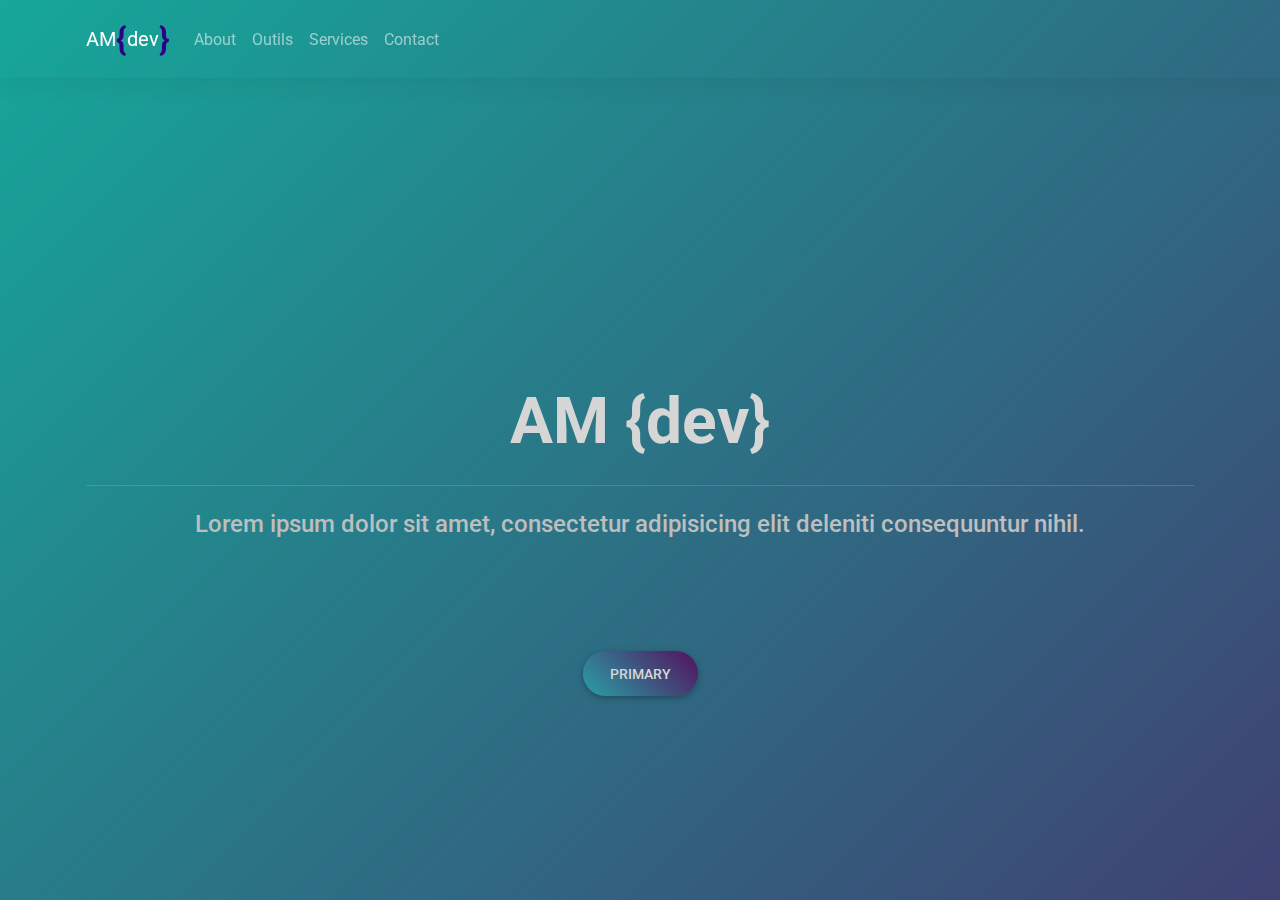
<file: am_front_static/old/am_original_static/index.html>
<!DOCTYPE html>
<html lang="en">
  <head>
    <meta charset="UTF-8" />
    <meta name="viewport" content="width=device-width, initial-scale=1, shrink-to-fit=no" />
    <meta http-equiv="x-ua-compatible" content="ie=edge" />
    <title>Material Design for Bootstrap</title>
    <!-- MDB icon -->
    <link rel="icon" href="img/mdb-favicon.ico" type="image/x-icon" />
    <!-- Font Awesome -->
    <link rel="stylesheet" href="https://use.fontawesome.com/releases/v5.11.2/css/all.css" />
    <!-- Google Fonts Roboto -->
    <link
      rel="stylesheet"
      href="https://fonts.googleapis.com/css2?family=Roboto:wght@300;400;500;700&display=swap"
    />
    <!-- MDB -->
    <link rel="stylesheet" href="css/mdb.min.css" />

    <!-- CUSTOM STYLESHEETS -->
    <link rel="stylesheet" href="css/custom_mdb.css" />
  </head>

  <body>

    <!-- Main navigation -->
    <header>
      <!-- Navbar -->
      <nav class="navbar navbar-expand-lg navbar-dark fixed-top scrolling-navbar background-gradient">
        <div class="container">
          <a class="navbar-brand" href="#" onclick="show_section('welcome')">AM<span class="bracket">{</span>dev<span class="bracket">}</span></a>
          
          <button class="navbar-toggler navbar-toggler-right" type="button" onclick="collapse()">
            <span class="navbar-toggler-icon"></span>   
          </button>

          <div class="collapse navbar-collapse" id="PrimaryNav">

            <ul class="navbar-nav mr-auto smooth-scroll">
              <li class="nav-item">
                <a class="nav-link" href="#about" onclick="show_section('about')">About</a>
              </li>
              <li class="nav-item">
                <a class="nav-link" href="#features" onclick="show_section('tools')">Outils</a>
              </li>
              <li class="nav-item">
                <a class="nav-link" href="#services" onclick="show_section('services')">Services</a>
              </li>
              <li class="nav-item">
                <a class="nav-link" href="#contact" onclick="show_section('contact')">Contact</a>
              </li>
            </ul>
            
          </div>
        </div>
      </nav>
      <!-- Navbar -->
    </header>
    <!-- Main navigation -->
    <!--Main Layout-->
    <main>

      <!-- Fullpage view -->
      <div class="view">
              
        <!-- Mask & flexbox options-->
        <div class="mask background-gradient align-items-center">
          <!-- Content -->
          <div class="container px-md-3 px-sm-0">
            <!--Grid row-->
            <div class="row wow fadeIn">
              <!--Grid column-->

              <div class="col col-md-12 text-center wow fadeIn main-window">
                
                <!-- Welcome section -->
                <div class="space"></div>
                <div class="central-div" id="welcome">
                  <h3 class="animated bounce infinianimatedte display-3 font-weight-bold main-element white-text ">AM {dev}</h3>
                  <hr class="divider my-4 line-white">
                  <h4 class="subtext-header mt-2 mb-4 grey-text">Lorem ipsum dolor sit amet, consectetur adipisicing elit deleniti consequuntur nihil.</h4>

                  <div class="space-low"></div>
                  <div class="row">

                    <div class="col">
                      <input type="button" 
                              class="btn purple-gradient btn-lg btn-rounded rgba-gradient white-text" 
                              onclick="show_section('about')"
                              value="Primary" ></button>
                    </div>
                  </div>
                </div>
                <!-- /Welcome section -->

                <!-- About section -->
                <div class="central-div" style="display: none; visibility: hidden;" id="about">
                  <div class="jumbotron jumbotron-fluid">
                    <div class="container">
                      <h2 class="display-4">Fluid jumbotron</h2>
                      <p class="lead">Lorem ipsum dolor sit amet</p>
                    </div>
                  </div>
                </div>
                <!-- /About section -->

                <!-- Tools section -->
                <div class="central-div" style="display: none; visibility: hidden;" id="tools">
                  <h3 class="white-text">niquel</h3>
                </div>
                <!-- /Tools section -->

                <!-- Tools section -->
                <div class="central-div" style="display: none; visibility: hidden;" id="services">
                  <h3 class="white-text">niquel</h3>
                </div>
                <!-- /Tools section -->

                <!-- Tools section -->
                <div class="central-div" style="display: none; visibility: hidden;" id="contact">
                  <h3 class="white-text">niquel</h3>
                </div>
                <!-- /Tools section -->
                
              </div>

              <!--Grid column-->
            </div>
            <!--Grid row-->
          </div>
          <!-- Content -->
        </div>
        <!-- Mask & flexbox options-->
      </div>
      <!-- Fullpage view -->

    </main>
    <!--Main Layout-->


    <!-- Script section -->

    <script src="js/am_custom.js"></script>

  </body>
</html>
</file>
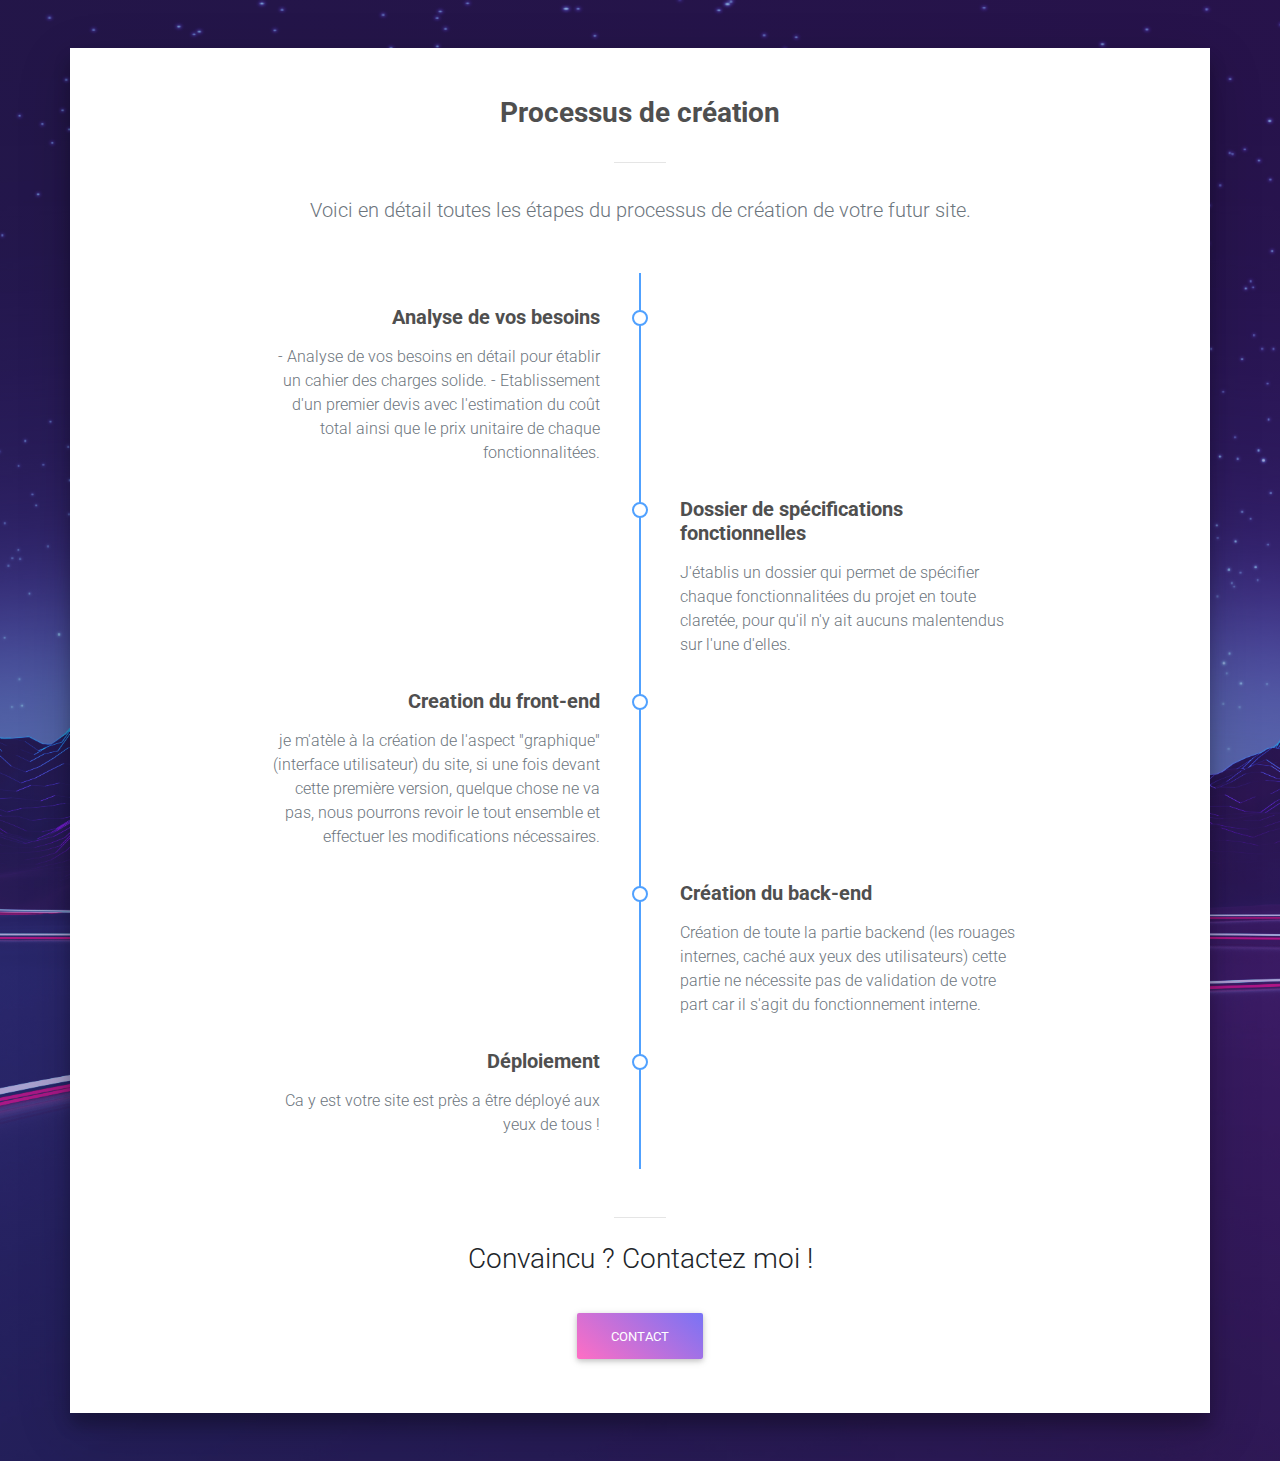
<file: am_front_static/new_model/form_client.html>
<!DOCTYPE html>
<html lang="en">
    <head>
        <meta charset="UTF-8">
        <meta name="viewport" content="width=device-width, initial-scale=1, shrink-to-fit=no">
        <meta http-equiv="x-ua-compatible" content="ie=edge">
        <title>Sleepless | Contacter</title>
        <!-- MDB icon -->
        <link rel="icon" href="img/sleepless_icon.png" type="image/x-icon">
        <!-- Font Awesome -->
        <link rel="stylesheet" href="https://use.fontawesome.com/releases/v5.11.2/css/all.css">
        <!-- Google Fonts Roboto -->
        <link rel="stylesheet" href="https://fonts.googleapis.com/css?family=Roboto:300,400,500,700&display=swap">
        <!-- Bootstrap core CSS -->
        <link rel="stylesheet" href="css/bootstrap.min.css">
        <!-- Material Design Bootstrap -->
        <link rel="stylesheet" href="css/mdb.min.css">
        <!-- Your custom styles (optional) -->
        <link rel="stylesheet" href="css/style.css">
      </head>
<body>

<header>

    <div class="intro-2" id="welcome">
                
        <div class="mask smooth-mask flex-center">



            <div class="container z-depth-3 my-5 py-5 px-4 px-lg-0" style="background-color: white;">

                <!-- Section -->
                <section class="pr-timeline">
                
                <h3 class="font-weight-bold text-center dark-grey-text pb-2">Processus de création</h3>
                <hr class="w-header my-4">
                <p class="lead text-center text-muted pt-2 mb-5">Voici en détail toutes les étapes du processus de création de votre futur site.</p>
                
                <div class="row">
                    <div class="col-lg-8 mx-auto">
            
                    <ol class="timeline">
                        <li class="timeline-element">
                            <h5 class="font-weight-bold dark-grey-text mb-3">Analyse de vos besoins</h5>
                            <p class="text-muted">
                                - Analyse de vos besoins en détail pour établir un cahier des charges solide.
                                - Etablissement d'un premier devis avec l'estimation du coût total ainsi que le prix unitaire de chaque fonctionnalitées.
                            </p>
                        </li>
            
                        <li class="timeline-element">
                            <h5 class="font-weight-bold dark-grey-text mb-3">Dossier de spécifications fonctionnelles</h5>
                            <p class="text-muted">
                                J'établis un dossier qui permet de spécifier chaque fonctionnalitées du projet en toute claretée, pour qu'il n'y ait aucuns 
                                malentendus sur l'une d'elles.
                            </p>
                        </li>
            
                        <li class="timeline-element">
                            <h5 class="font-weight-bold dark-grey-text mb-3">Creation du front-end</h5>
                            <p class="text-muted">
                                je m'atèle à la création de l'aspect "graphique" (interface utilisateur) du site, si une fois devant cette première version, quelque chose ne va pas,
                                nous pourrons revoir le tout ensemble et effectuer les modifications nécessaires.
                            </p>
                        </li>

                        <li class="timeline-element">
                            <h5 class="font-weight-bold dark-grey-text mb-3">Création du back-end</h5>
                            <p class="text-muted">
                                Création de toute la partie backend (les rouages internes, caché aux yeux des utilisateurs) cette partie ne nécessite pas de
                                validation de votre part car il s'agit du fonctionnement interne.
                            </p>
                        </li>
            
                        <li class="timeline-element">
                            <h5 class="font-weight-bold dark-grey-text mb-3">Déploiement</h5>
                            <p class="text-muted">
                                Ca y est votre site est près a être déployé aux yeux de tous !
                            </p>
                        </li>
                    </ol>
            
                    </div>
                </div>
                
                </section>
                <!-- Section -->

                <br>
                <hr class="w-header my-4">
                <div class="row flex-center">
                    <h3>Convaincu ? Contactez moi !</h3>
                </div>
                <br>

                <div class="row flex-center">
                    <!-- Material form register -->
                    <button id="modalactivate" type="button" class="btn purple-gradient" data-toggle="modal" data-target="#modaltest">
                        Contact
                    </button>
                </div>
                
            </div>

        </div>
    </div>

</header>

    <div class="modal fade" id="modaltest" tabindex="-1" role="dialog" aria-labelledby="exemplemodal" aria-hidden="true">
        <div class="modal-dialog" role="document">
            <div class="modal-content">
                
                <div class="card">
                
                    <!--Card content-->
                    <div class="card-body px-lg-5 pt-0">
                
                        <!-- Form -->
                        <form class="text-center" style="color: #757575;" action="#!">
                
                            <div class="form-row">
                                <div class="col">
                                    <!-- Last name -->
                                    <div class="md-form">
                                        <input type="email" id="client_lastname" class="form-control" required>
                                        <label for="client_lastname">Nom</label>
                                    </div>
                                </div>
                                <div class="col">
                                    <!-- First name -->
                                    <div class="md-form">
                                        <input type="text" id="client_name" class="form-control" required>
                                        <label for="client_name">Prénom</label>
                                    </div>
                                </div>
                            </div>
                
                            <!-- E-mail -->
                            <div class="md-form mt-0">
                                <input type="email" id="client_email" class="form-control" required>
                                <label for="client_email">E-mail</label>
                            </div>
                
                            <!-- Phone number -->
                            <div class="md-form">
                                <input type="tel" id="clint_phone" class="form-control" required>
                                <label for="clint_phone">Numéro Téléphone</label>
                            </div>

                            <div class="md-form">
                                <textarea id="client_desc" class="form-control mb-4" placeholder="  Courte description de votre projet.(Optionnel)"></textarea> 
                            </div>
                
                            <!-- Sign up button -->
                            <button class="btn btn-outline-info btn-rounded btn-block my-4 waves-effect z-depth-2" type="submit">Envoyer</button>
                
                            
                
                            <!-- Terms of service -->
                            <p>En cliquant sur 
                                <em> Envoyer </em> Vous acceptez les
                                <a href="" target="_blank">CGU</a>.
                
                        </form>
                        <!-- Form -->
                
                    </div>
                
                </div>
                <!-- Material form register -->
            </div>
        </div>
    </div>

  <!-- jQuery -->
  <script type="text/javascript" src="js/jquery.min.js"></script>
  <!-- Bootstrap tooltips -->
  <script type="text/javascript" src="js/popper.min.js"></script>
  <!-- Bootstrap core JavaScript -->
  <script type="text/javascript" src="js/bootstrap.min.js"></script>
  <!-- MDB core JavaScript -->
  <script type="text/javascript" src="js/mdb.min.js"></script>
  <!-- Your custom scripts (optional) -->
  <script type="text/javascript">
    $(document).ready(function() {
      new WOW().init();
    });
  </script>

  <script type="text/javascript" src="js/am_custom.js"></script>

</body>
</html>
</file>
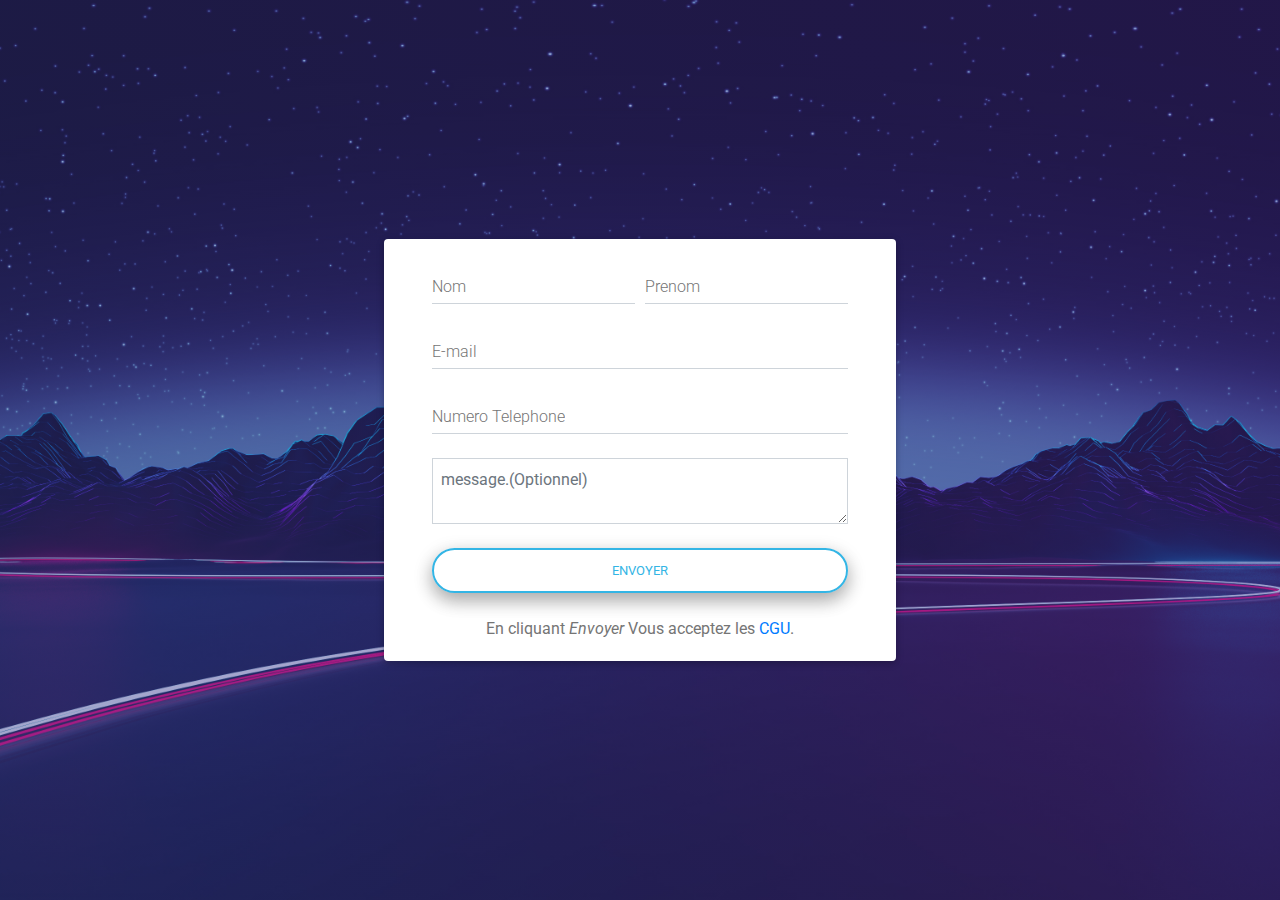
<file: am_front_static/new_model/form_hiring.html>
<!DOCTYPE html>
<html lang="en">
  <head>
    <meta charset="UTF-8">
    <meta name="viewport" content="width=device-width, initial-scale=1, shrink-to-fit=no">
    <meta http-equiv="x-ua-compatible" content="ie=edge">
    <title>Sleepless | Embaucher</title>
    <!-- MDB icon -->
    <link rel="icon" href="img/sleepless_icon.png" type="image/x-icon">
    <!-- Font Awesome -->
    <link rel="stylesheet" href="https://use.fontawesome.com/releases/v5.11.2/css/all.css">
    <!-- Google Fonts Roboto -->
    <link rel="stylesheet" href="https://fonts.googleapis.com/css?family=Roboto:300,400,500,700&display=swap">
    <!-- Bootstrap core CSS -->
    <link rel="stylesheet" href="css/bootstrap.min.css">
    <!-- Material Design Bootstrap -->
    <link rel="stylesheet" href="css/mdb.min.css">
    <!-- Your custom styles (optional) -->
    <link rel="stylesheet" href="css/style.css">
  </head>
<body>

  <header>

    <div class="view jarallax" id="welcome" data-jarallax='{"speed": 0.2}'
        style="background-image: url(img/highway-animated-wallpaper-4k-3840x2160.jpg);
                background-repeat: no-repeat;
                background-size: cover;
                background-position: center center;">
                
        <div class="mask smooth-mask flex-center">

            <!-- Material form register -->
<div class="card">
 
 
    <!--Card content-->
    <div class="card-body px-lg-5 pt-0">
 
       <!-- Form -->
       <form class="text-center" id="form_hiring" style="color: #757575;">
                    
        <div class="form-row">
            <div class="col">
                <!-- Last name -->
                <div class="md-form">
                    <input type="text" id="last_name" class="form-control">
                    <label >Nom</label>
                </div>
            </div>
            <div class="col">
                <!-- First name -->
                <div class="md-form">
                    <input type="text" id="first_name" class="form-control">
                    <label >Prenom</label>
                </div>
            </div>
        </div>

        <!-- E-mail -->
        <div class="md-form mt-0">
            <input type="email" id="email" class="form-control">
            <label >E-mail</label>
        </div>

        <!-- Phone number -->
        <div class="md-form">
            <input type="tel" id="phone" class="form-control">
            <label>Numero Telephone</label>
        </div>

        <div class="md-form">
            <textarea id="message" class="form-control mb-4" placeholder="  message.(Optionnel)"></textarea> 
        </div>

        <!-- Sign up button -->
        <button class="btn btn-outline-info btn-rounded btn-block my-4 waves-effect z-depth-2" onclick="debug_form('form_hiring')">Envoyer</button>

        <!-- Terms of service -->
        <p>En cliquant
            <em>Envoyer </em> Vous acceptez les
            <a href="" target="_blank">CGU</a>.
        </p>

    </form>
    <!-- Form -->
 
    </div>
 
</div>
<!-- Material form register -->

        </div>
    </div>

  </header>

  <!-- Your custom scripts (optional) -->
  <script type="text/javascript">
    $(document).ready(function() {
      new WOW().init();
    });
  </script>

  <script type="text/javascript" src="js/am_custom.js"></script>

</body>
</html>
</file>
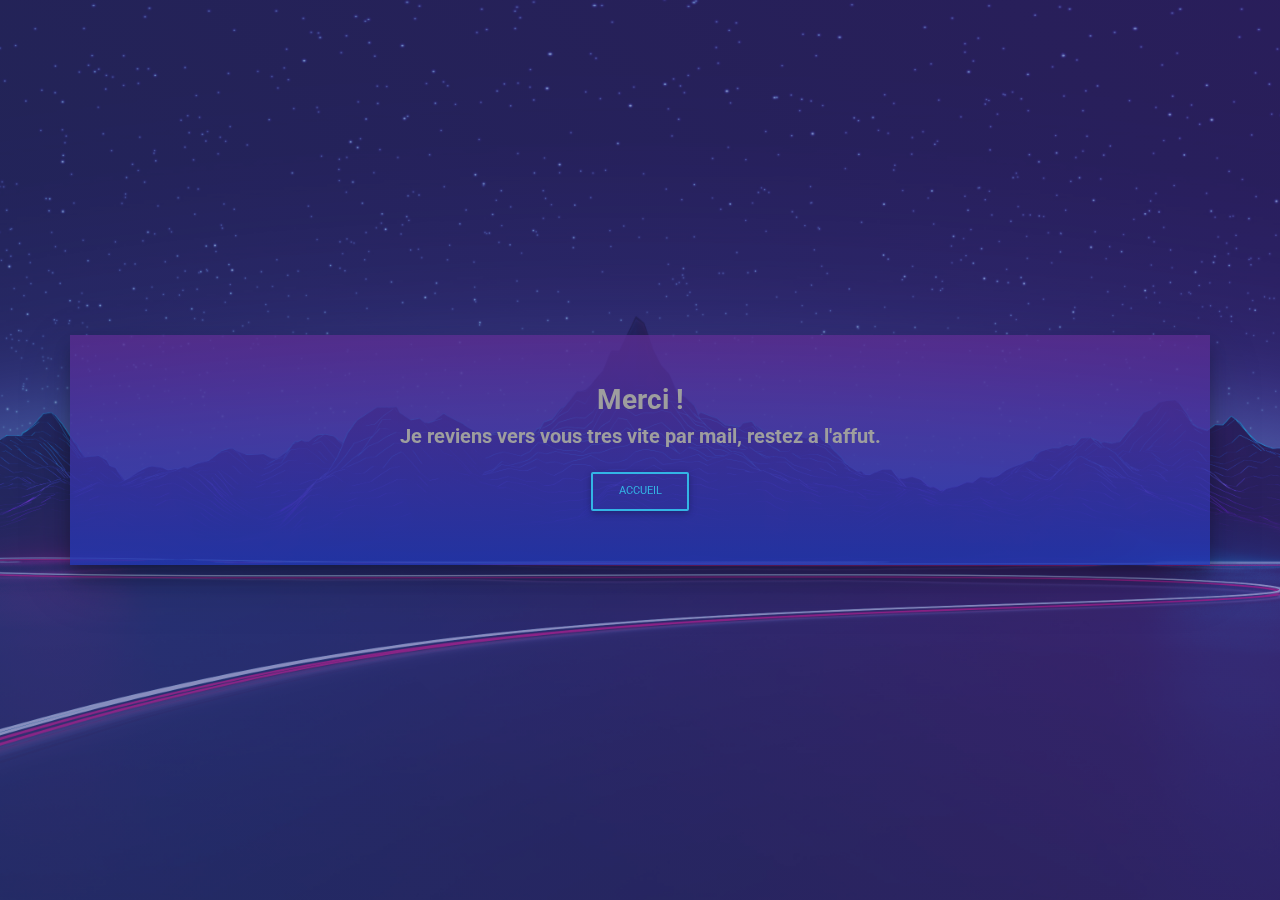
<file: am_front_static/new_model/thanks.html>
<!DOCTYPE html>
<html lang="en">
<head>
  <meta charset="UTF-8">
  <meta name="viewport" content="width=device-width, initial-scale=1, shrink-to-fit=no">
  <meta http-equiv="x-ua-compatible" content="ie=edge">

  <title>Sleepless | Merci !</title>
  <!-- Sleepless icon -->
  <link rel="icon" href="img/sleepless_icon.png" type="image/x-icon">

  <!-- Font Awesome -->
  <link rel="stylesheet" href="https://use.fontawesome.com/releases/v5.11.2/css/all.css">
  <!-- Google Fonts Roboto -->
  <link rel="stylesheet" href="https://fonts.googleapis.com/css?family=Roboto:300,400,500,700&display=swap">
  <!-- Bootstrap core CSS -->
  <link rel="stylesheet" href="css/bootstrap.min.css">
  <!-- Material Design Bootstrap -->
  <link rel="stylesheet" href="css/mdb.min.css">
  <!-- Your custom styles (optional) -->
  <link rel="stylesheet" href="css/style.css">
</head>
<body>

  <header>

    <div class="view jarallax" id="welcome" data-jarallax='{"speed": 0.2}'
        style="background-image: url(img/highway-animated-wallpaper-4k-3840x2160.jpg);
                background-repeat: no-repeat;
                background-size: cover;
                background-position: center center;">
                
        <div class="mask speed-mask flex-center">
          
         <div class="container my-2 py-5 lonely-mountain-gradient z-depth-3">
           <section class="text-center px-md-5 mx-md-5 grey-text">

            <h3 class="font-weight-bold">Merci !</h4>
            <h5 class="h5 font-weight-bold">Je reviens vers vous tres vite par mail, restez a l'affut.</h5>

            <a class="btn btn-outline-info btn-md mt-3 waves-effect" href="#" role="button">Accueil</a>

           </section>
         </div>

        </div>
    </div>

</header>

<!-- jQuery -->
<script type="text/javascript" src="js/jquery.min.js"></script>
<!-- Bootstrap tooltips -->
<script type="text/javascript" src="js/popper.min.js"></script>
<!-- Bootstrap core JavaScript -->
<script type="text/javascript" src="js/bootstrap.min.js"></script>
<!-- MDB core JavaScript -->
<script type="text/javascript" src="js/mdb.min.js"></script>
<!-- Your custom scripts (optional) -->
<script type="text/javascript">
  $(document).ready(function() {
    new WOW().init();
  });
</script>

<script type="text/javascript" src="js/am_custom.js"></script>

</body>
</html>
</file>
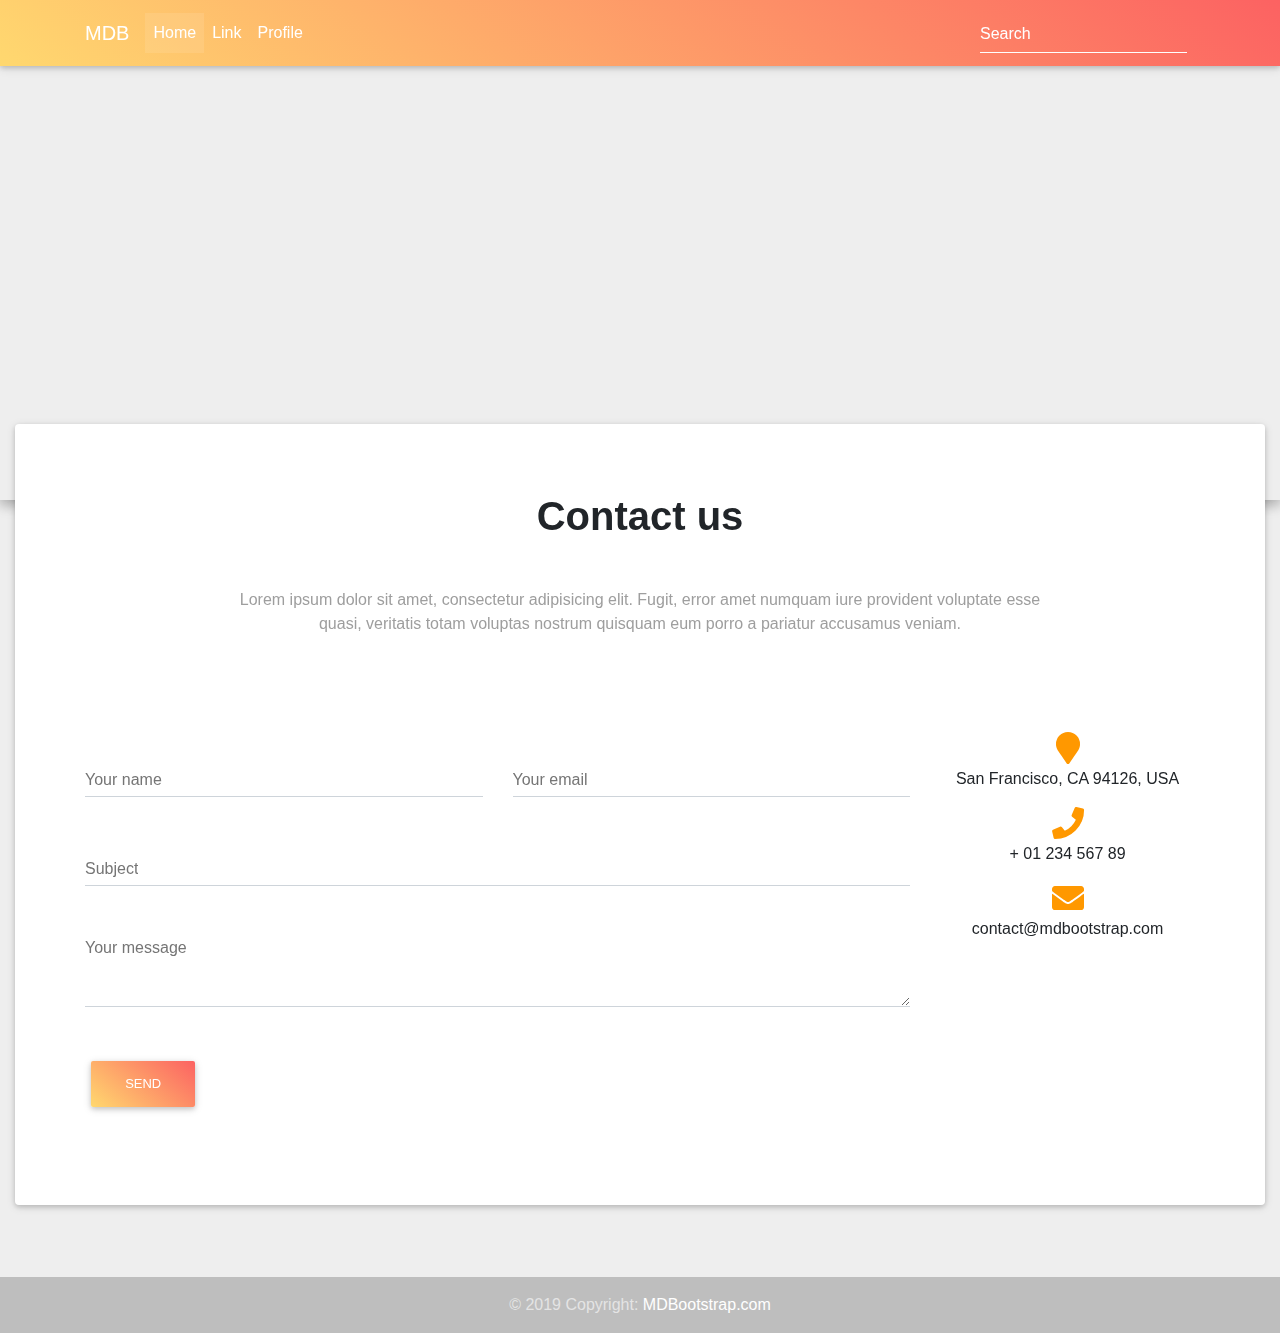
<file: am_front_static/new_model/templates/contact-us.html>
<!DOCTYPE html>
<html lang="en" class="">

<head>
  <!-- Required meta tags always come first -->
  <meta charset="utf-8">
  <meta name="viewport" content="width=device-width, initial-scale=1, shrink-to-fit=no">
  <meta http-equiv="x-ua-compatible" content="ie=edge">
  <title>Material Design Bootstrap Template</title>

  <!-- Font Awesome -->
  <link rel="stylesheet" href="https://use.fontawesome.com/releases/v5.11.2/css/all.css">
  <!-- Bootstrap core CSS -->
  <link href="../css/bootstrap.min.css" rel="stylesheet">
  <!-- Material Design Bootstrap -->
  <link href="../css/mdb.min.css" rel="stylesheet">

  <style>

    .btn .fas, .btn .fab, .btn .far {
      margin-left: 3px;
    }

    h6 {
      line-height: 1.7;
    }

    footer.page-footer {
      margin-top: 0px;
      padding-top: 0px;
    }

    body {
      background-color: #eee;
    }

    .btn.peach-gradient {
      color: #fff !important;
    }

    .map-container-section {
      overflow:hidden;
      /* padding-bottom:56.25%; */
      position:relative;
      height:0;
    }
  .map-container-section iframe {
      left:0;
      top:0;
      height:100%;
      width:100%;
      position:absolute;
    }

  </style>

</head>

<body>

  <!--Main Navigation-->
  <header>

    <!--Navbar-->
    <nav class="navbar navbar-expand-lg navbar-dark fixed-top scrolling-navbar peach-gradient">
      <div class="container">
        <a class="navbar-brand" href="#">
          <strong>MDB</strong>
        </a>
        <button class="navbar-toggler" type="button" data-toggle="collapse" data-target="#navbarSupportedContent-7"
          aria-controls="navbarSupportedContent-7" aria-expanded="false" aria-label="Toggle navigation">
          <span class="navbar-toggler-icon"></span>
        </button>
        <div class="collapse navbar-collapse" id="navbarSupportedContent-7">
          <ul class="navbar-nav mr-auto">
            <li class="nav-item active">
              <a class="nav-link" href="#">Home
                <span class="sr-only">(current)</span>
              </a>
            </li>
            <li class="nav-item">
              <a class="nav-link" href="#">Link</a>
            </li>
            <li class="nav-item">
              <a class="nav-link" href="#">Profile</a>
            </li>
          </ul>
          <form class="form-inline">
            <div class="md-form my-0">
              <input class="form-control mr-sm-2" type="text" placeholder="Search" aria-label="Search">
            </div>
          </form>
        </div>
      </div>
    </nav>

    <section>
      <div id="map-container-demo-section" class="z-depth-1-half map-container-section mb-4" style="height: 500px">
        <iframe src="https://maps.google.com/maps?q=Manhatan&t=&z=15&ie=UTF8&iwloc=&output=embed" frameborder="0" style="border:0"></iframe>
      </div>
    </section>

  </header>
  <!--Main Navigation-->

  <!--Main Layout-->
  <main>

    <div class="container-fluid mb-5">

      <!--Grid row-->
      <div class="row" style="margin-top: -100px;">

        <!--Grid column-->
        <div class="col-md-12">

          <div class="card pb-5">
            <div class="card-body">

              <div class="container">

                <!--Section: Contact v.2-->
                <section class="section">

                  <!--Section heading-->
                  <h2 class="font-weight-bold text-center h1 my-5">Contact us</h2>
                  <!--Section description-->
                  <p class="text-center grey-text mb-5 mx-auto w-responsive">Lorem ipsum dolor sit amet, consectetur
                    adipisicing elit. Fugit, error amet numquam iure provident voluptate
                    esse quasi, veritatis totam voluptas nostrum quisquam eum porro a pariatur accusamus veniam.</p>

                  <div class="row pt-5">

                    <!--Grid column-->
                    <div class="col-md-8 col-xl-9">
                      <form>

                        <!--Grid row-->
                        <div class="row">

                          <!--Grid column-->
                          <div class="col-md-6">
                            <div class="md-form">
                              <input type="text" id="contact-name" class="form-control">
                              <label for="contact-name" class="">Your name</label>
                            </div>
                          </div>
                          <!--Grid column-->

                          <!--Grid column-->
                          <div class="col-md-6">
                            <div class="md-form">
                              <input type="text" id="contact-email" class="form-control">
                              <label for="contact-email" class="">Your email</label>
                            </div>
                          </div>
                          <!--Grid column-->

                        </div>
                        <!--Grid row-->

                        <!--Grid row-->
                        <div class="row">
                          <div class="col-md-12">
                            <div class="md-form">
                              <input type="text" id="contact-Subject" class="form-control">
                              <label for="contact-Subject" class="">Subject</label>
                            </div>
                          </div>
                        </div>
                        <!--Grid row-->

                        <!--Grid row-->
                        <div class="row">

                          <!--Grid column-->
                          <div class="col-md-12">

                            <div class="md-form">
                              <textarea type="text" id="contact-message" class="md-textarea form-control" rows="3"></textarea>
                              <label for="contact-message">Your message</label>
                            </div>

                          </div>
                        </div>
                        <!--Grid row-->

                      </form>

                      <div class="text-center text-md-left my-4">
                        <a class="btn peach-gradient">Send</a>
                      </div>
                    </div>
                    <!--Grid column-->

                    <!--Grid column-->
                    <div class="col-md-4 col-xl-3">
                      <ul class="contact-icons text-center list-unstyled">
                        <li>
                          <i class="fas fa-map-marker fa-2x orange-text"></i>
                          <p>San Francisco, CA 94126, USA</p>
                        </li>

                        <li>
                          <i class="fas fa-phone fa-2x orange-text"></i>
                          <p>+ 01 234 567 89</p>
                        </li>

                        <li>
                          <i class="fas fa-envelope fa-2x orange-text"></i>
                          <p>contact@mdbootstrap.com</p>
                        </li>
                      </ul>
                    </div>
                    <!--Grid column-->

                  </div>

                </section>
                <!--Section: Contact v.2-->

              </div>
            </div>

          </div>
          <!--Grid column-->

        </div>
        <!--Grid row-->

      </div>

    </div>

  </main>
  <!--Main Layout-->

  <!--Footer-->
  <footer class="page-footer pt-4 mt-4   grey lighten-3 text-center text-md-left">

    <!--Copyright-->
    <div class="footer-copyright text-center py-3 wow fadeIn" data-wow-delay="0.3s">
      <div class="container-fluid">
        &copy; 2019 Copyright:
        <a href="https://mdbootstrap.com/docs/jquery/"> MDBootstrap.com </a>

      </div>
    </div>
    <!--/Copyright-->

  </footer>
  <!--/Footer-->

  <!--  SCRIPTS  -->
  <!-- JQuery -->
  <script type="text/javascript" src="../js/jquery.min.js"></script>
  <!-- Bootstrap tooltips -->
  <script type="text/javascript" src="../js/popper.min.js"></script>
  <!-- Bootstrap core JavaScript -->
  <script type="text/javascript" src="../js/bootstrap.min.js"></script>
  <!-- MDB core JavaScript -->
  <script type="text/javascript" src="../js/mdb.min.js"></script>
  <script>
    $(document).ready(() => {
      new WOW().init();
    });
  </script>

  
</body>

</html>
</file>
<file: am_front_static/old/am_original_static/css/custom_mdb.css>
.navbar-custom {
    color: white;
}

/* global */

html,
body,
header,
.view {
  height: 100%;
  overflow-y: visible;
}

html {
  overflow-y: hidden;
}

@media (max-width: 740px) {
  html,
  body,
  header,
  .view {
    height: 100vh;
  }
}

/* navbar */

.bracket {
  color: #2e0083;
  font-weight: bold;
  font-size: 2rem;
}

.top-nav-collapse {
  background-color: #563e91 !important;
}

.navbar:not(.top-nav-collapse) {
  background: transparent !important;
}


.rgba-gradient {
  background: -moz-linear-gradient(45deg, #28a1a5, #540f5e 100%);
  background: -webkit-linear-gradient(45deg, #28a1a5, #540f5e 100%);
  background: linear-gradient(to 45deg, #28a1a5, #540f5e 100%);
}

.background-gradient {
    background: linear-gradient(-45deg,#5c1199,#750797,#28a1a5, #540f5e,#16a79a);
    background-size: 600% 600%;
 
    -webkit-animation: background-gradient 10s ease infinite;
    -moz-animation: background-gradient 10s ease infinite;
    -o-animation: background-gradient 10s ease infinite;
    animation: background-gradient 10s ease infinite;
}
 
@-webkit-keyframes background-gradient {
    0%{background-position:70% 50%}
    50%{background-position:20% 50%}
    100%{background-position:70% 50%}
}
@-moz-keyframes background-gradient {
    0%{background-position:70% 50%}
    50%{background-position:20% 50%}
    100%{background-position:70% 50%}
}
@-o-keyframes background-gradient {
    0%{background-position:70% 50%}
    50%{background-position:20% 50%}
    100%{background-position:70% 50%}
}
@keyframes background-gradient {
    0%{background-position:70% 50%}
    50%{background-position:20% 50%}
    100%{background-position:70% 50%}
}


/* center elements */

.space {
    margin: 10rem;
}

.space-low {
    margin: 7rem;
}

.main-window {
    margin-top: 14rem;
}

.white-text {
    color: rgb(214, 214, 214);
}

.grey-text {
    color: #bebebe;
}

.line-white {
  color: #bebebe;
  padding-left: 10rem;
}
</file>
<file: am_front_static/new_model/css/style.css>
html,
body,
header,
.view {
    height: 100%;
}

body {
    position: relative;
}

/* 
    Navbar
*/

.navbar {
    background-color: transparent;

}

.top-nav-collapse {
    background: -moz-linear-gradient(45deg, #28a1a588, #540f5ec2 100%);
    background: -webkit-linear-gradient(45deg, #28a1a588, #540f5ec2 100%);
    background: linear-gradient(45deg, #28a1a588, #540f5ec2 100%);
}

@media only screen and (max-width: 768px) {
    .navbar {
        background: -moz-linear-gradient(45deg, #28a1a588, #540f5ec2 100%);
        background: -webkit-linear-gradient(45deg, #28a1a588, #540f5ec2 100%);
        background: linear-gradient(45deg, #28a1a588, #540f5ec2 100%);
    }
}

/**/

.space {
    margin: 10rem;
}

/*
    Welcome
*/
.intro-2 {
    background: url("../img/highway-animated-wallpaper-4k-3840x2160.jpg")no-repeat center center;
    background-size: cover;
}

.smooth-mask {
        background: linear-gradient(45deg, #105d7c75, #8107bc75);
        background-size: 600% 600%;

        -webkit-animation: smooth-mask 6s ease infinite;
        -moz-animation: smooth-mask 6s ease infinite;
        -o-animation: smooth-mask 6s ease infinite;
        animation: smooth-mask 6s ease infinite;
}

@-webkit-keyframes smooth-mask {
    0%{background-position: 70% 50%}
    50%{background-position: 20% 50%}
    100%{background-position: 70% 50%}
}

@-moz-keyframes smooth-mask {
    0%{background-position: 70% 50%}
    50%{background-position: 20% 50%}
    100%{background-position: 70% 50%}
}

@-o-keyframes smooth-mask {
    0%{background-position: 70% 50%}
    50%{background-position: 20% 50%}
    100%{background-position: 70% 50%}
}

@keyframes smooth-mask {
    0%{background-position: 70% 50%}
    50%{background-position: 20% 50%}
    100%{background-position: 70% 50%}
}

.speed-mask {
    background: linear-gradient(45deg, #105d7c9c, #8007bc8e);
    background-size: 600% 600%;

    -webkit-animation: speed-mask 3s ease infinite;
    -moz-animation: speed-mask 3s ease infinite;
    -o-animation: speed-mask 3s ease infinite;
    animation: speed-mask 3s ease infinite;
}

@-webkit-keyframes speed-mask {
0%{background-position: 70% 50%}
50%{background-position: 20% 50%}
100%{background-position: 70% 50%}
}

@-moz-keyframes speed-mask {
0%{background-position: 70% 50%}
50%{background-position: 20% 50%}
100%{background-position: 70% 50%}
}

@-o-keyframes speed-mask {
0%{background-position: 70% 50%}
50%{background-position: 20% 50%}
100%{background-position: 70% 50%}
}

@keyframes speed-mask {
0%{background-position: 70% 50%}
50%{background-position: 20% 50%}
100%{background-position: 70% 50%}
}

/*
    your needs
*/

.section-jumb {
    background: #ffffff;
    padding: 4rem;
}

.lonely-mountain-gradient {
    background: -moz-linear-gradient(180deg, #5c2d91c9, #2137b3c9 100%);
    background: -webkit-linear-gradient(180deg, #5c2d91c9, #2137b3c9 100%);
    background: linear-gradient(180deg, #5c2d91c9, #2137b3c9 100%);
}

.lonely-mountain-gradient-low {
    background: -moz-linear-gradient(180deg, #5c2d91a1, #2137b38f 100%);
    background: -webkit-linear-gradient(180deg, #5c2d91a1, #2137b38f 100%);
    background: linear-gradient(180deg, #5c2d91a1, #2137b38f 100%);
}

.lonely-mountain-dark-gradient {
    background: -moz-linear-gradient(180deg, #2d134bea, #0f1b5eea 100%);
    background: -webkit-linear-gradient(180deg, #2d134bea, #0f1b5eea 100%);
    background: linear-gradient(180deg, #2d134bea, #0f1b5eea 100%);
}

.bg-white {
    background-color: white;
}

.view-button {
    background-color: #0000007e;
    margin-top: 9rem;
}

.ico-md {
    font-size: 64px !important;
}

.timeline {
    position: relative;
    list-style: none;
    padding: 1rem 0;
    margin: 0;
}

.timeline::before {
    content: '';
    position: absolute;
    left: 50%;
    top: 0;
    bottom: 0;
    width: 2px;
    margin-left: -1px;
    background-color: #50a1ff;
}

.timeline-element {
    position: relative;
    width: 50%;
    padding: 1rem 0;
    padding-right: 2.5rem;
    text-align: right;
}

.timeline-element::before {
    content: '';
    position: absolute;
    right: -8px;
    top: 1.35rem;
    display: inline-block;
    width: 16px;
    height: 16px;
    border-radius: 50%;
    border: 2px solid #50a1ff;
    background-color: #fff;
}

.timeline-element:nth-child(even)::before {
    right: auto;
    left: -8px;
}

.timeline-element:nth-child(even) {
    margin-left: 50%;
    padding-left: 2.5rem;
    padding-right: 0;
    text-align: left;
}

@media (max-width: 767.98px) {
    .timeline::before {
    left: 8px;
    }
}

@media (max-width: 767.98px) {
    .timeline-element {
    width: 100%;
    text-align: left;
    padding-left: 2.5rem;
    padding-right: 0;
    }
}

@media (max-width: 767.98px) {
    .timeline-element::before {
    top: 1.25rem;
    left: 1px;
    }
}

@media (max-width: 767.98px) {
    .timeline-element:nth-child(even) {
    margin-left: 0rem;
    }
}

@media (max-width: 767.98px) {
    .timeline-element {
    width: 100%;
    text-align: left;
    padding-left: 2.5rem;
    padding-right: 0;
    }
}

@media (max-width: 767.98px) {
    .timeline-element:nth-child(even)::before {
    left: 1px;
    }
}

@media (max-width: 767.98px) {
    .timeline-element::before {
    top: 1.25rem;
    }
}
</file>
